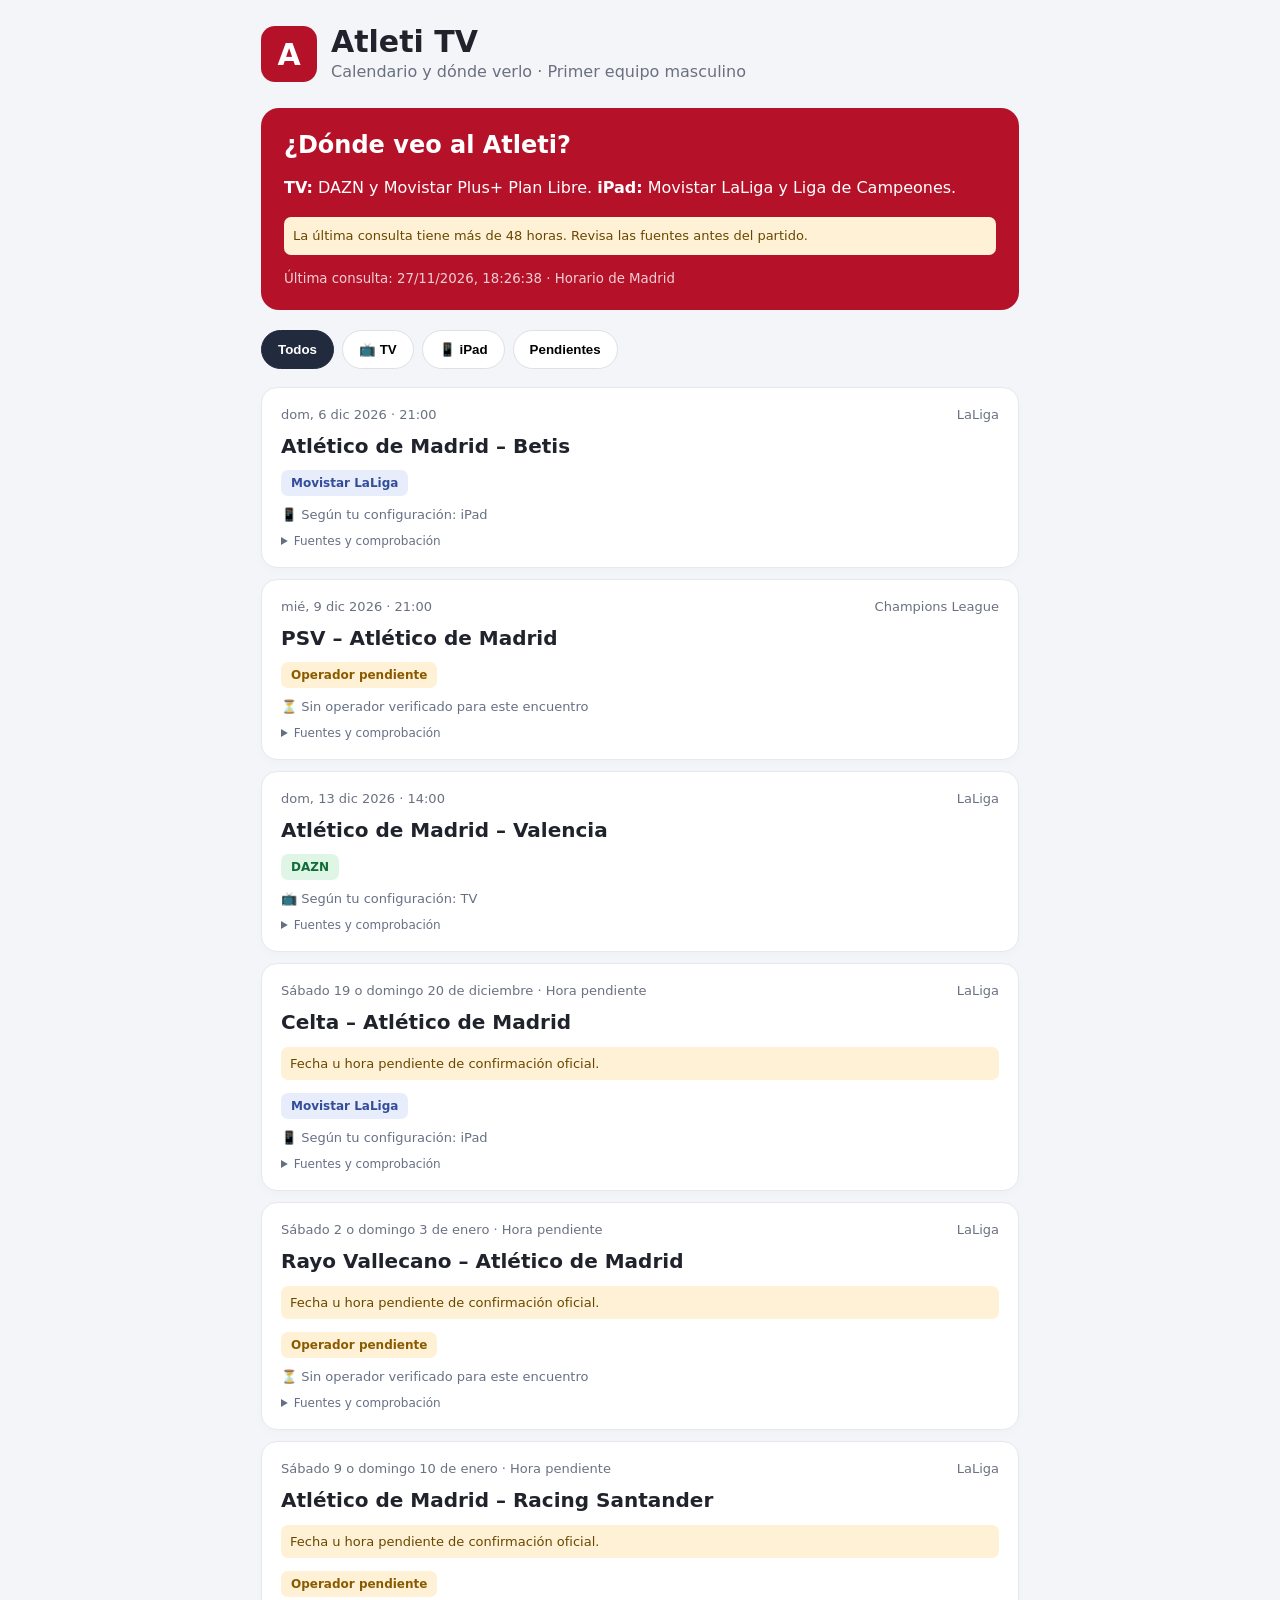
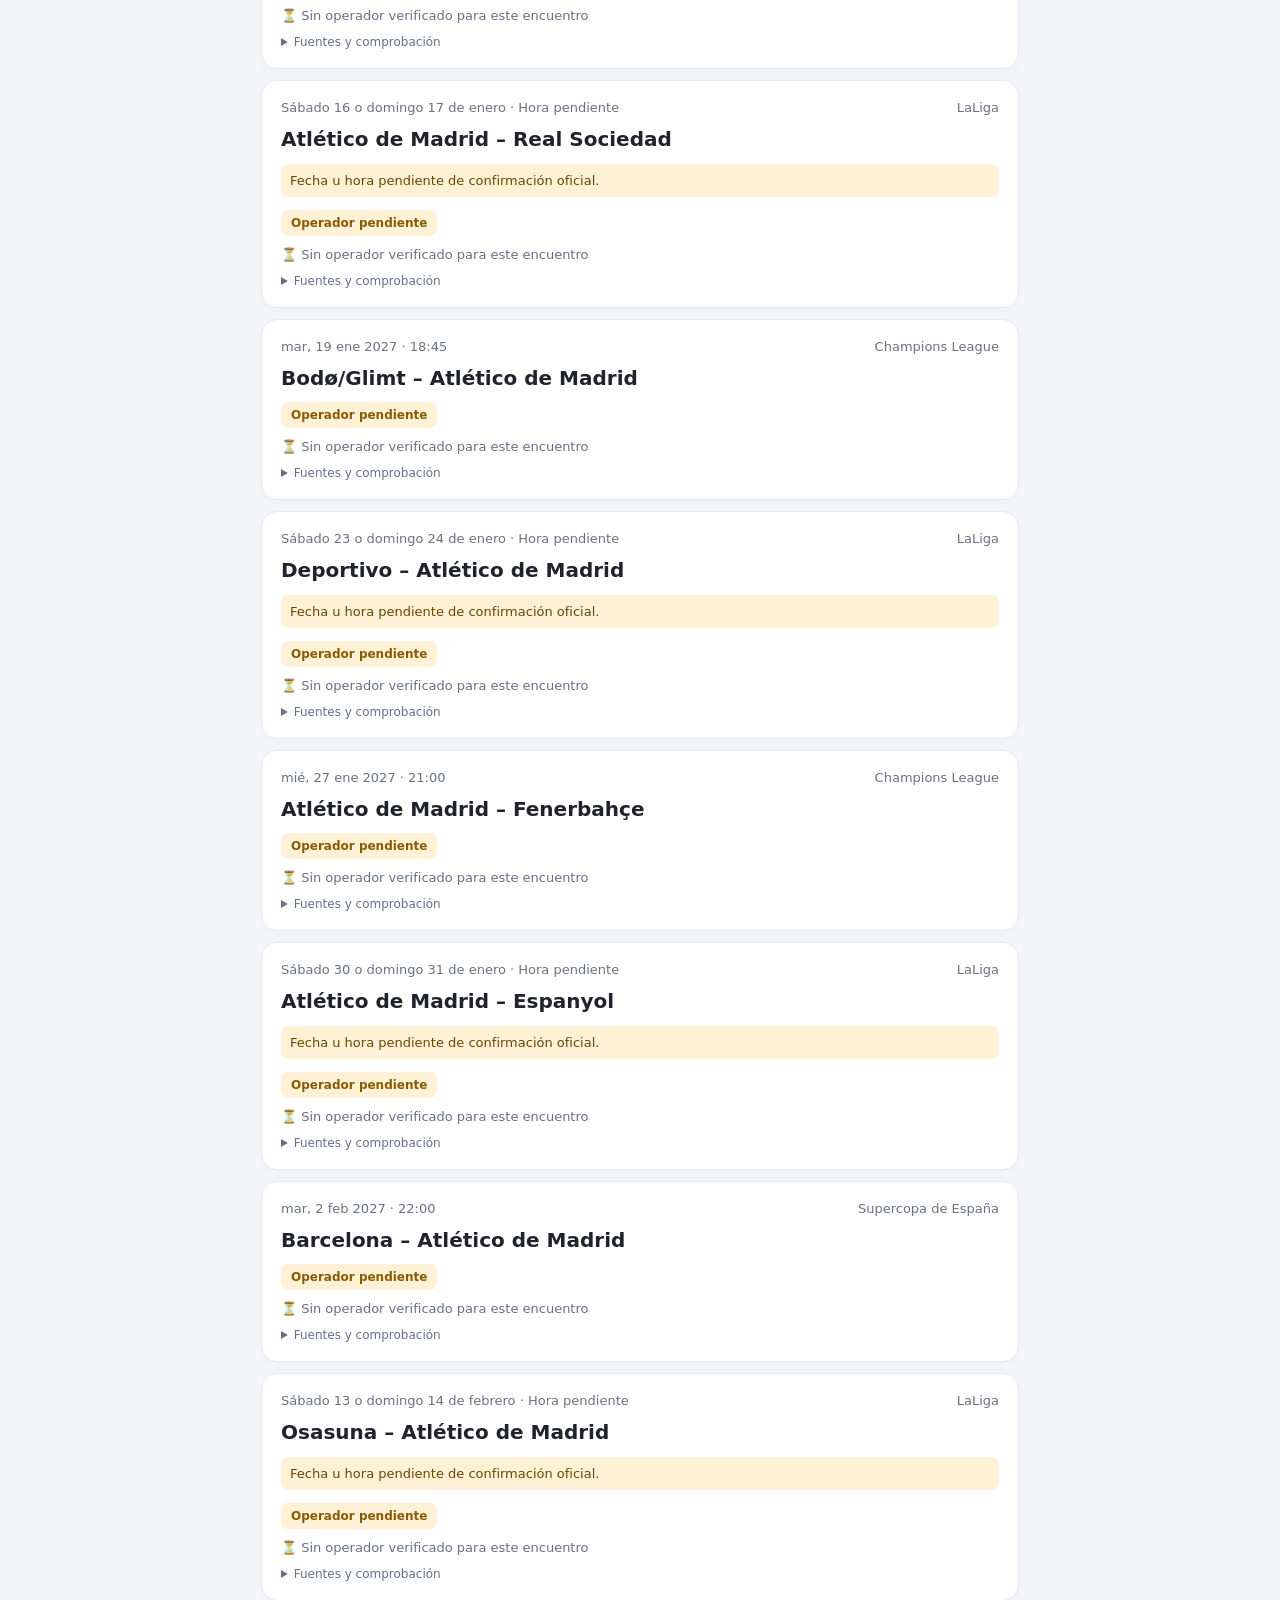
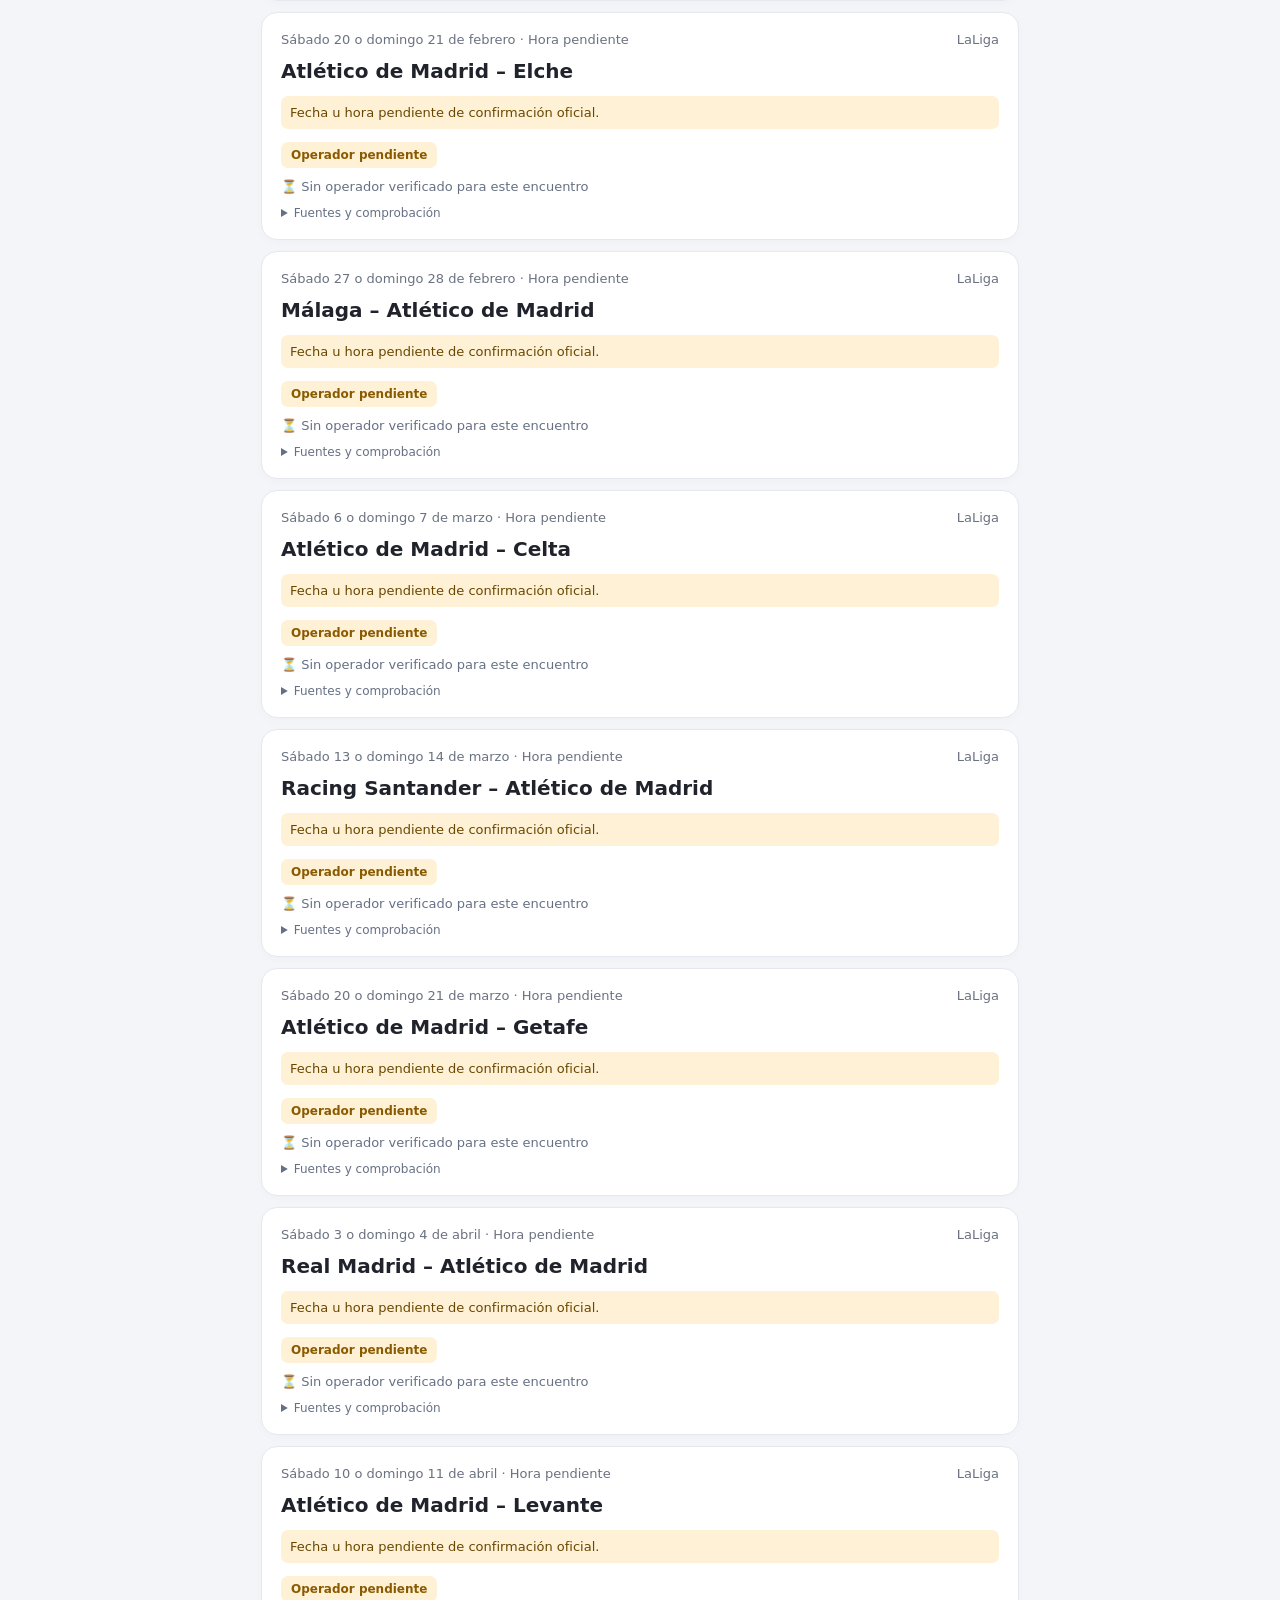
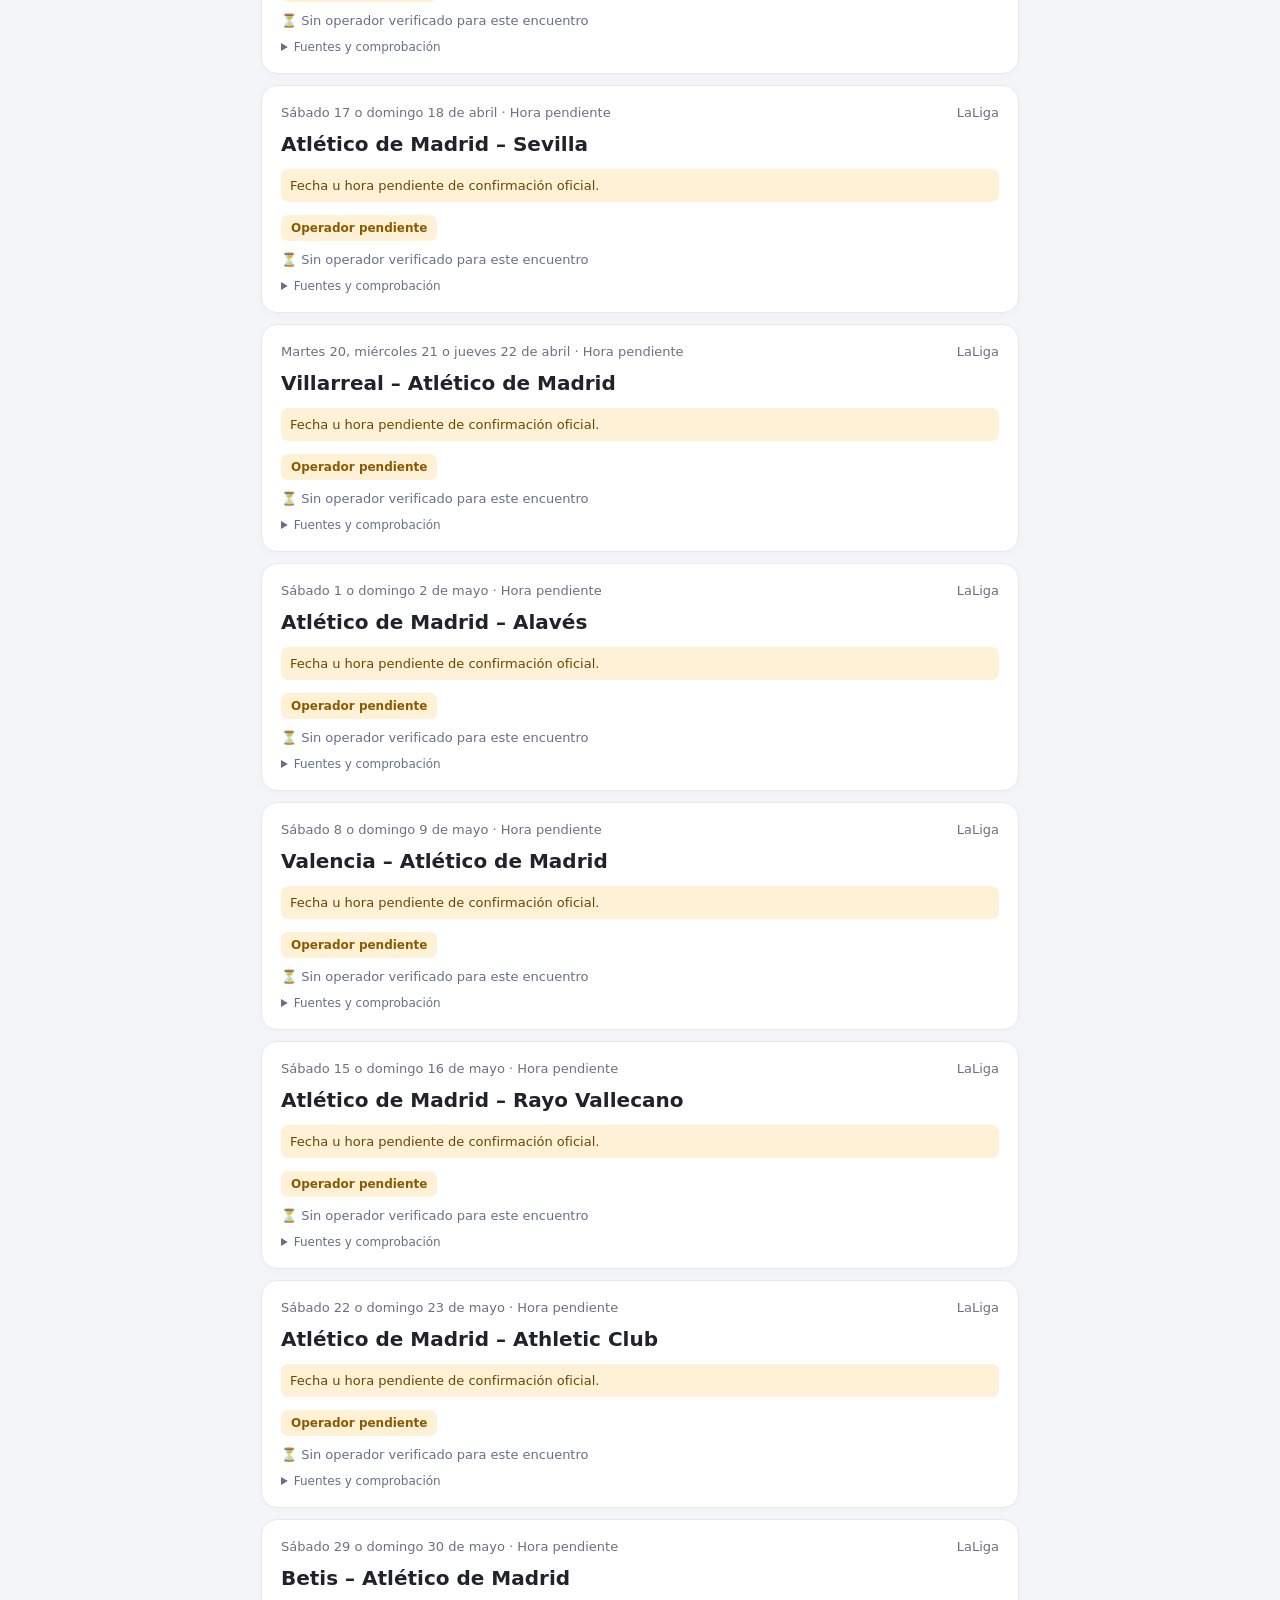
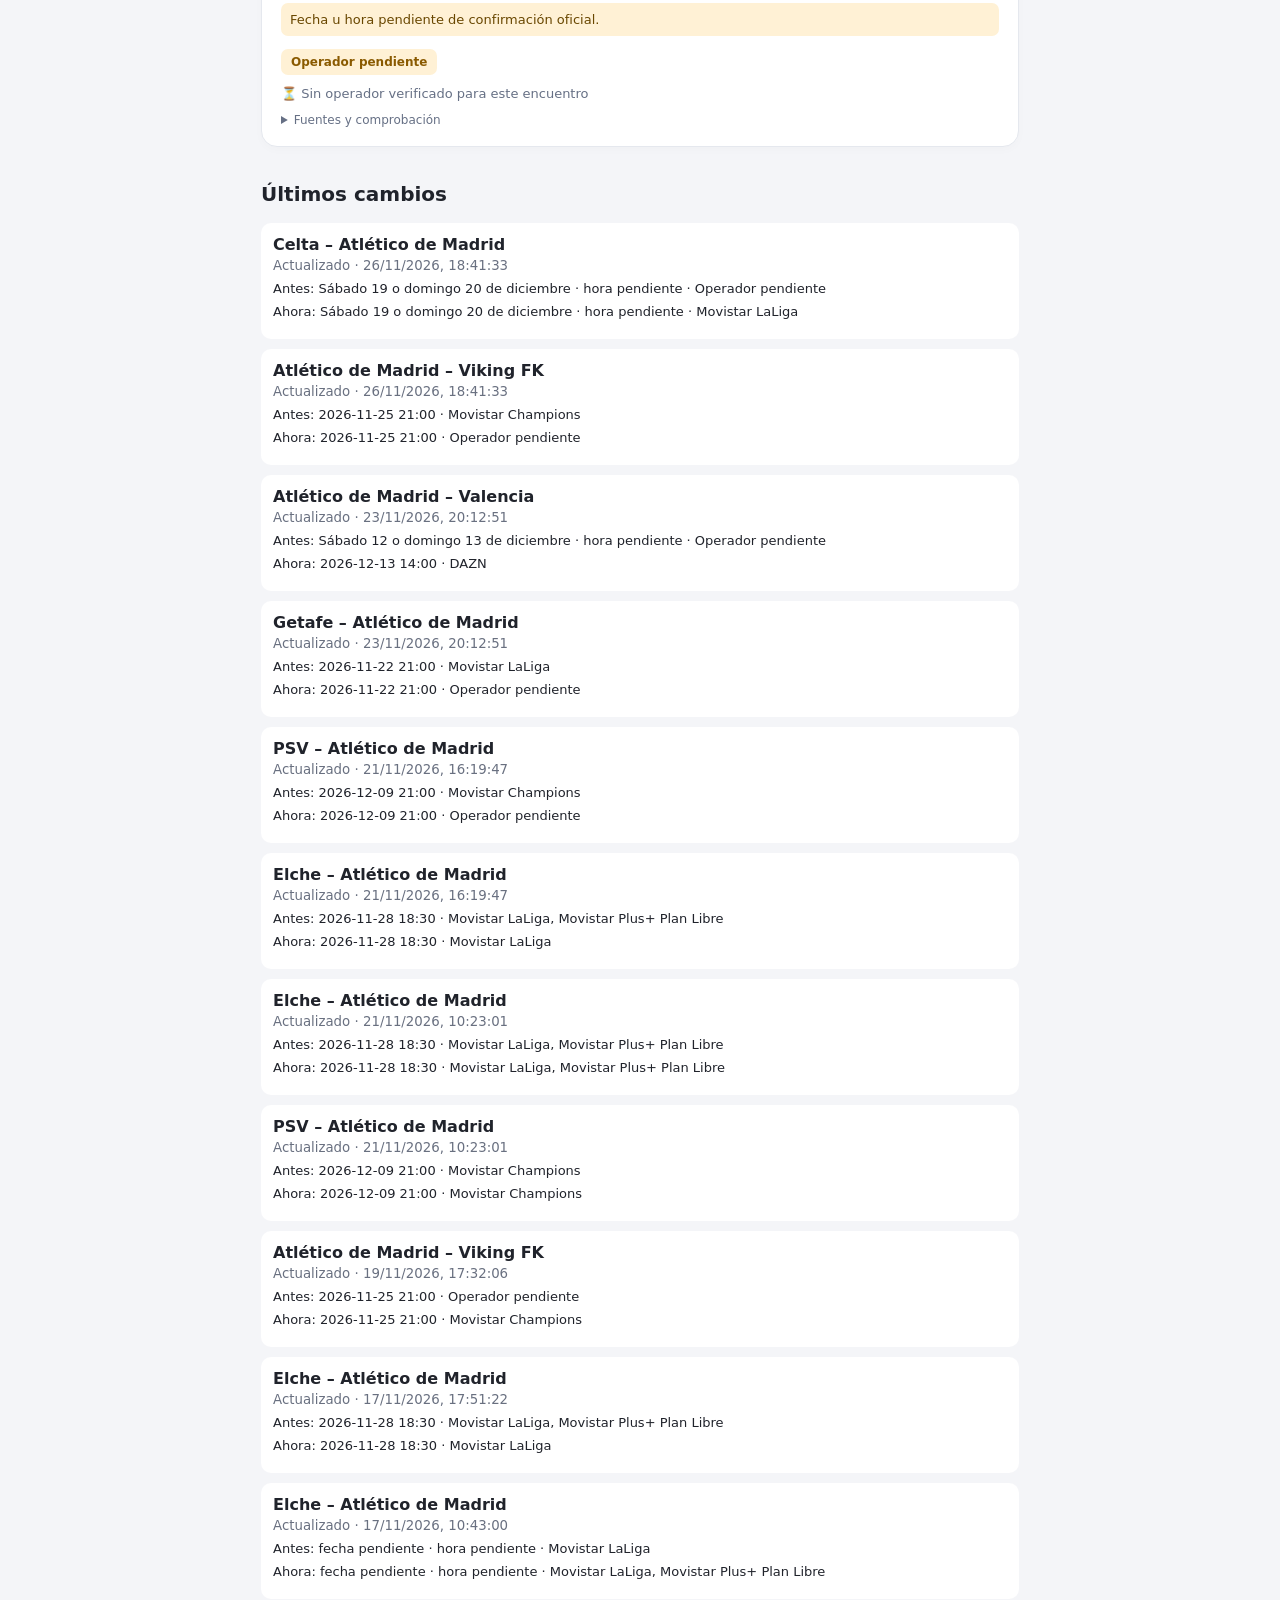
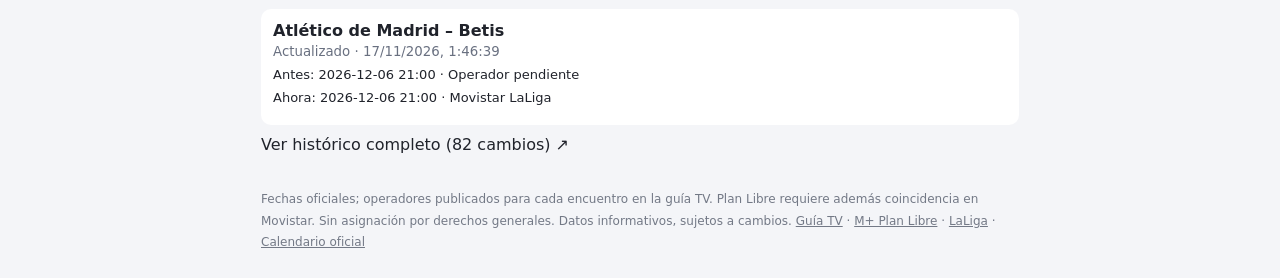
<file: index.html>
<!doctype html><html lang="es"><head><meta charset="utf-8"><meta name="viewport" content="width=device-width,initial-scale=1"><meta name="theme-color" content="#b5122a"><title>Atleti TV · Calendario</title><link rel="stylesheet" href="styles.css"></head><body><main class="container"><header><div class="crest">A</div><div><h1>Atleti TV</h1><p>Calendario y dónde verlo · Primer equipo masculino</p></div></header><section class="hero"><h2>¿Dónde veo al Atleti?</h2><p><strong>TV:</strong> DAZN y Movistar Plus+ Plan Libre. <strong>iPad:</strong> Movistar LaLiga y Liga de Campeones.</p><p id="warning" role="status" hidden></p><small id="updated">Cargando calendario…</small></section><nav aria-label="Filtrar partidos"><button data-filter="all" class="active" aria-pressed="true">Todos</button><button data-filter="tv">📺 TV</button><button data-filter="ipad">📱 iPad</button><button data-filter="pending">Pendientes</button></nav><section id="matches" aria-live="polite"></section><section class="history"><h2>Últimos cambios</h2><div id="changes">Sin cambios registrados todavía.</div></section><footer>Fechas oficiales; operadores publicados para cada encuentro en la guía TV. Plan Libre requiere además coincidencia en Movistar. Sin asignación por derechos generales. Datos informativos, sujetos a cambios. <a href="https://www.futbolenlatv.es/equipo/at-madrid">Guía TV</a> · <a href="https://www.movistarplus.es/deportes/futbol/horarios">M+ Plan Libre</a> · <a href="https://www.laliga.com/clubes/atletico-de-madrid/proximos-partidos">LaLiga</a> · <a href="https://www.atleticodemadrid.com/calendario-completo-primer-equipo/">Calendario oficial</a></footer></main><script src="app.js" defer></script></body></html>
</file>
<file: styles.css>
:root{font-family:system-ui,-apple-system,sans-serif;color:#20232b;background:#f4f5f8}*{box-sizing:border-box}body{margin:0}.container{max-width:790px;margin:auto;padding:24px 16px}header{display:flex;align-items:center;gap:14px;margin-bottom:24px}.crest{display:grid;place-items:center;width:56px;height:56px;border-radius:14px;background:#b5122a;color:white;font-weight:900;font-size:30px}h1{margin:0;font-size:30px}header p{margin:3px 0;color:#697080}.hero{background:#b5122a;color:white;border-radius:18px;padding:23px;margin-bottom:20px}.hero h2{margin:0 0 8px}.hero p{line-height:1.6}.hero small{opacity:.8}nav{display:flex;gap:8px;overflow:auto;margin-bottom:18px}button{cursor:pointer;border:1px solid #dce0e7;border-radius:30px;padding:11px 16px;background:white;white-space:nowrap;font-weight:600}button.active{background:#222b3d;color:white;border-color:#222b3d}.match{background:white;border:1px solid #e5e8ee;border-radius:16px;padding:19px;margin:11px 0;box-shadow:0 3px 10px #00000005}.top{display:flex;justify-content:space-between;gap:10px;color:#6a7180;font-size:13px}.match h3{margin:12px 0;font-size:20px}.channels{display:flex;gap:6px;flex-wrap:wrap}.chip{padding:6px 10px;border-radius:7px;background:#eef0f5;font-size:12px;font-weight:700}.chip.tv{background:#dff6e7;color:#116c37}.chip.ipad{background:#e8edfc;color:#344d99}.chip.pending{background:#fff1d5;color:#8a5a00}.view{font-size:13px;color:#667085;margin:11px 0 0}.match a{font-size:12px;color:#6b7280}.history{margin-top:35px}.history h2{font-size:20px}.history p{background:white;border-radius:10px;padding:12px}footer{font-size:12px;color:#737986;line-height:1.8;margin-top:35px}footer a{color:inherit}@media(max-width:450px){.match h3{font-size:18px}.container{padding:16px 12px}}
.notice,#warning{font-size:13px;background:#fff1d5;color:#694700;padding:9px;border-radius:7px}.evidence{margin-top:12px;color:#667085;font-size:12px}.evidence summary{cursor:pointer}.evidence p{overflow-wrap:anywhere;line-height:1.5}.change{background:white;border-radius:10px;padding:12px;margin:10px 0}.change small{display:block;color:#697080;margin-top:4px}.history .change p{padding:0;margin:8px 0;font-size:13px}.top{flex-wrap:wrap}
</file>
